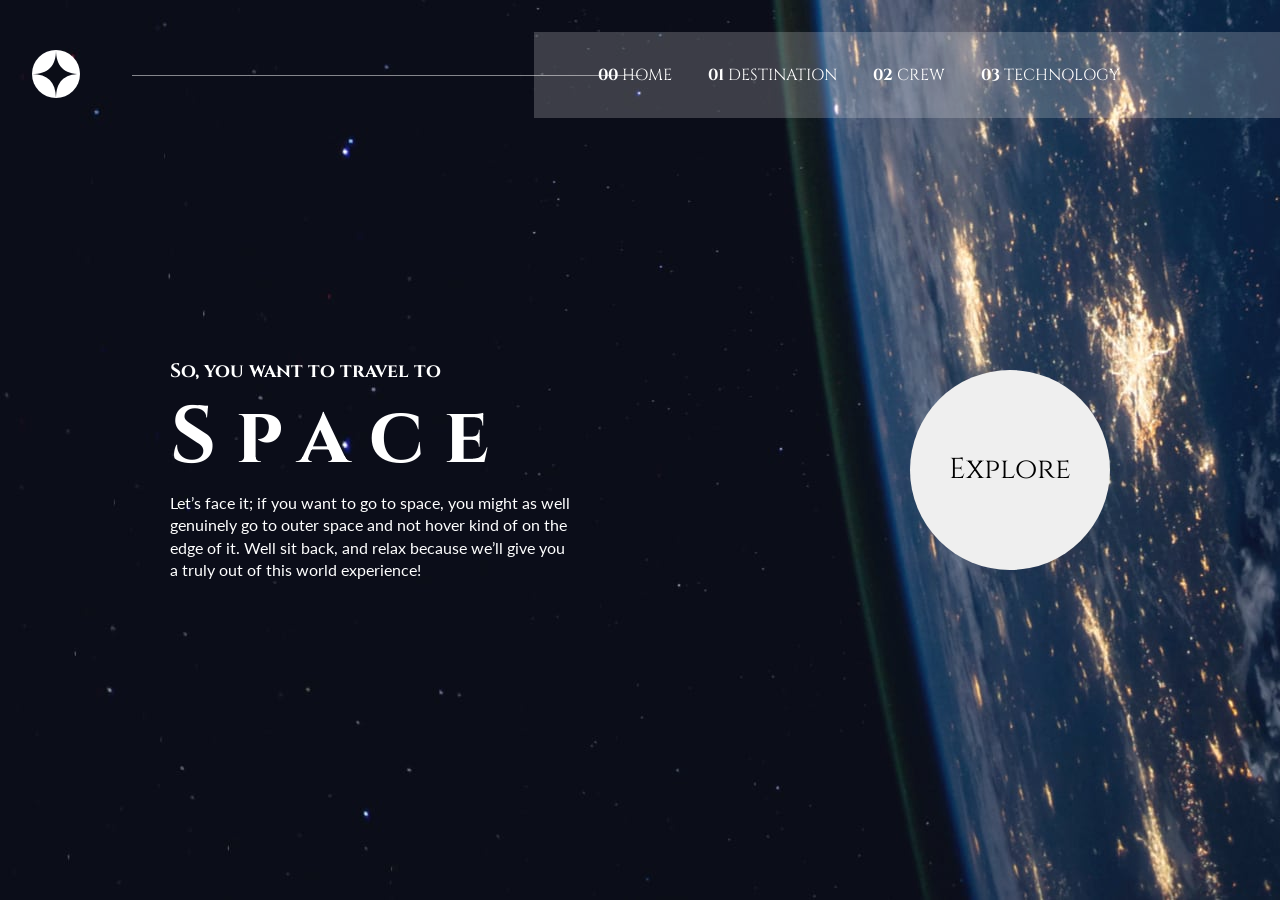
<file: starter-code/index.html>
<!DOCTYPE html>
<html lang="en">
<head>
  <meta charset="UTF-8">
  <meta name="viewport" content="width=device-width, initial-scale=1.0">

  <link rel="icon" type="image/png" sizes="32x32" href="./assets/favicon-32x32.png">
<link rel="preconnect" href="https://fonts.googleapis.com">
<link rel="preconnect" href="https://fonts.gstatic.com" crossorigin>
<link href="https://fonts.googleapis.com/css2?family=Cinzel:wght@400..900&family=Lato:ital,wght@0,100;0,300;0,400;0,700;0,900;1,100;1,300;1,400;1,700;1,900&display=swap" rel="stylesheet">
<link rel="stylesheet" href="style.css">
  <title>Frontend Mentor | Space tourism website</title>
</head>
<body>
<nav class="navbar">
  <div class="logo">
    <img src="./assets/shared/logo.svg" alt="Space tourism logo">
  </div>
  <div class="nav-line"></div>
  <div class="nav-links">
    <ul>
      <li><a href="index.html"><span class="nav-number">00</span> Home</a></li>
      <li><a href="destination-europa.html"><span class="nav-number">01</span> Destination</a></li>
      <li><a href="crew.html"><span class="nav-number">02</span> Crew</a></li>
      <li><a href="technology.html"><span class="nav-number">03</span> Technology</a></li>
    </ul>
  </div>
</nav>

<section class="hero">

  <div class="hero-info">
  <h2>So, you want to travel to</h2>
  <h1>Space</h1>
  <p>Let’s face it; if you want to go to space, you might as well genuinely go to 
  outer space and not hover kind of on the edge of it. Well sit back, and relax 
  because we’ll give you a truly out of this world experience!</p>
</div>

  <button class="explore-btn">Explore</button>
</section>
</body>
</html>
</file>
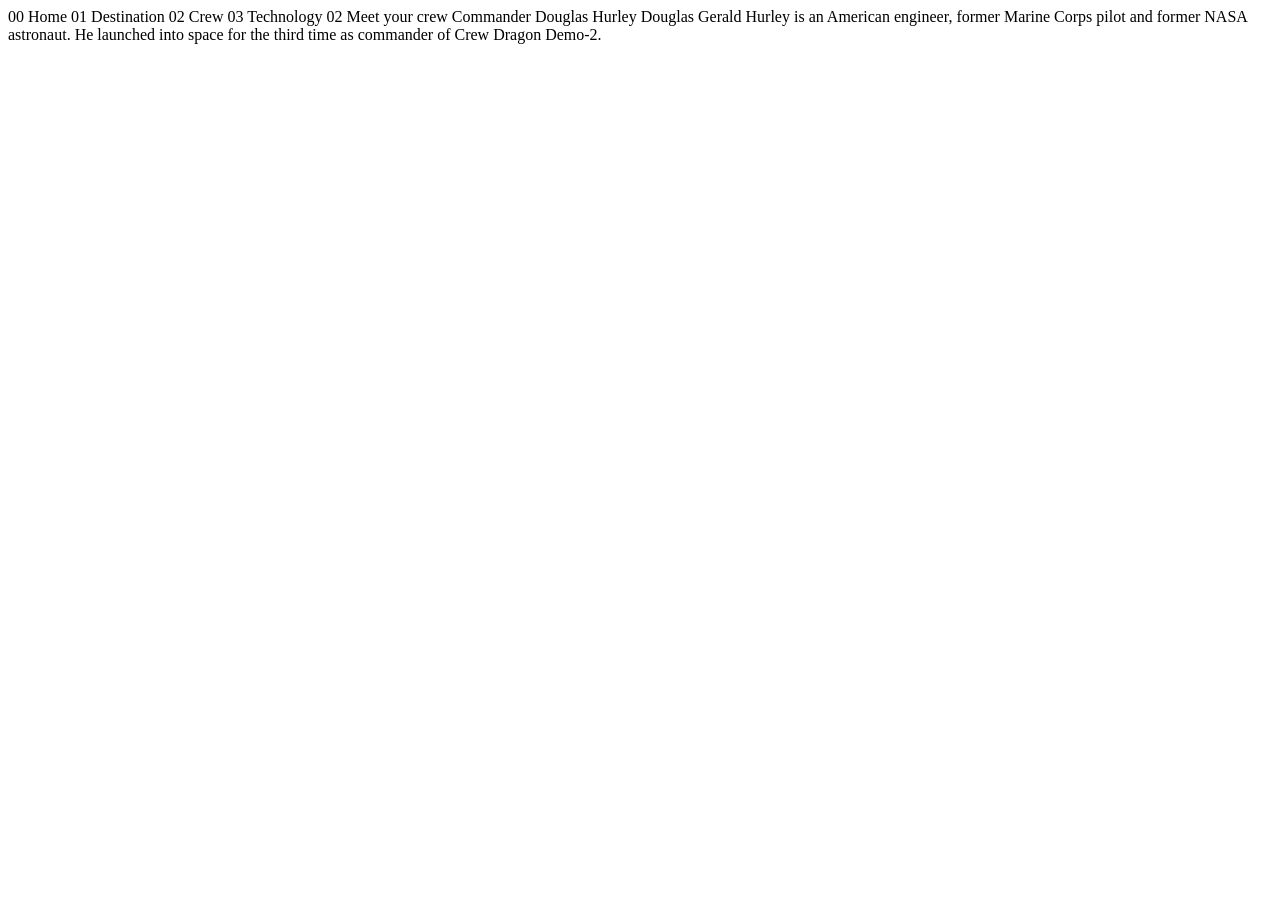
<file: starter-code/crew-commander.html>
<!DOCTYPE html>
<html lang="en">
<head>
  <meta charset="UTF-8">
  <meta name="viewport" content="width=device-width, initial-scale=1.0">

  <link rel="icon" type="image/png" sizes="32x32" href="./assets/favicon-32x32.png">
  
  <title>Frontend Mentor | Space tourism website</title>
</head>
<body>

  00 Home
  01 Destination
  02 Crew
  03 Technology

  02 Meet your crew

  Commander
  Douglas Hurley

  Douglas Gerald Hurley is an American engineer, former Marine Corps pilot 
  and former NASA astronaut. He launched into space for the third time as 
  commander of Crew Dragon Demo-2.
</body>
</html>
</file>
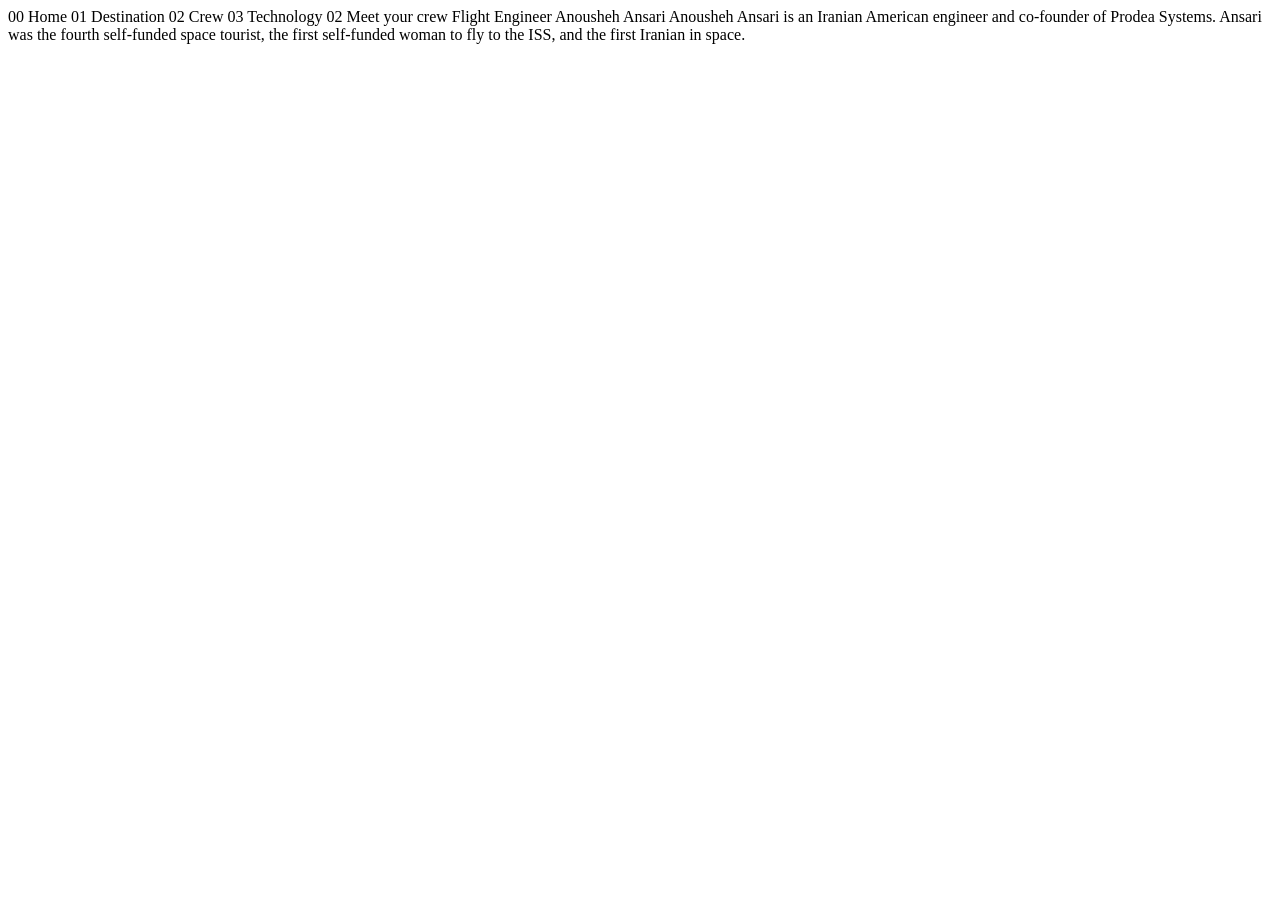
<file: starter-code/crew-engineer.html>
<!DOCTYPE html>
<html lang="en">
<head>
  <meta charset="UTF-8">
  <meta name="viewport" content="width=device-width, initial-scale=1.0">

  <link rel="icon" type="image/png" sizes="32x32" href="./assets/favicon-32x32.png">
  
  <title>Frontend Mentor | Space tourism website</title>
</head>
<body>

  00 Home
  01 Destination
  02 Crew
  03 Technology

  02 Meet your crew

  Flight Engineer
  Anousheh Ansari

  Anousheh Ansari is an Iranian American engineer and co-founder of Prodea Systems. 
  Ansari was the fourth self-funded space tourist, the first self-funded woman to 
  fly to the ISS, and the first Iranian in space. 
</body>
</html>
</file>
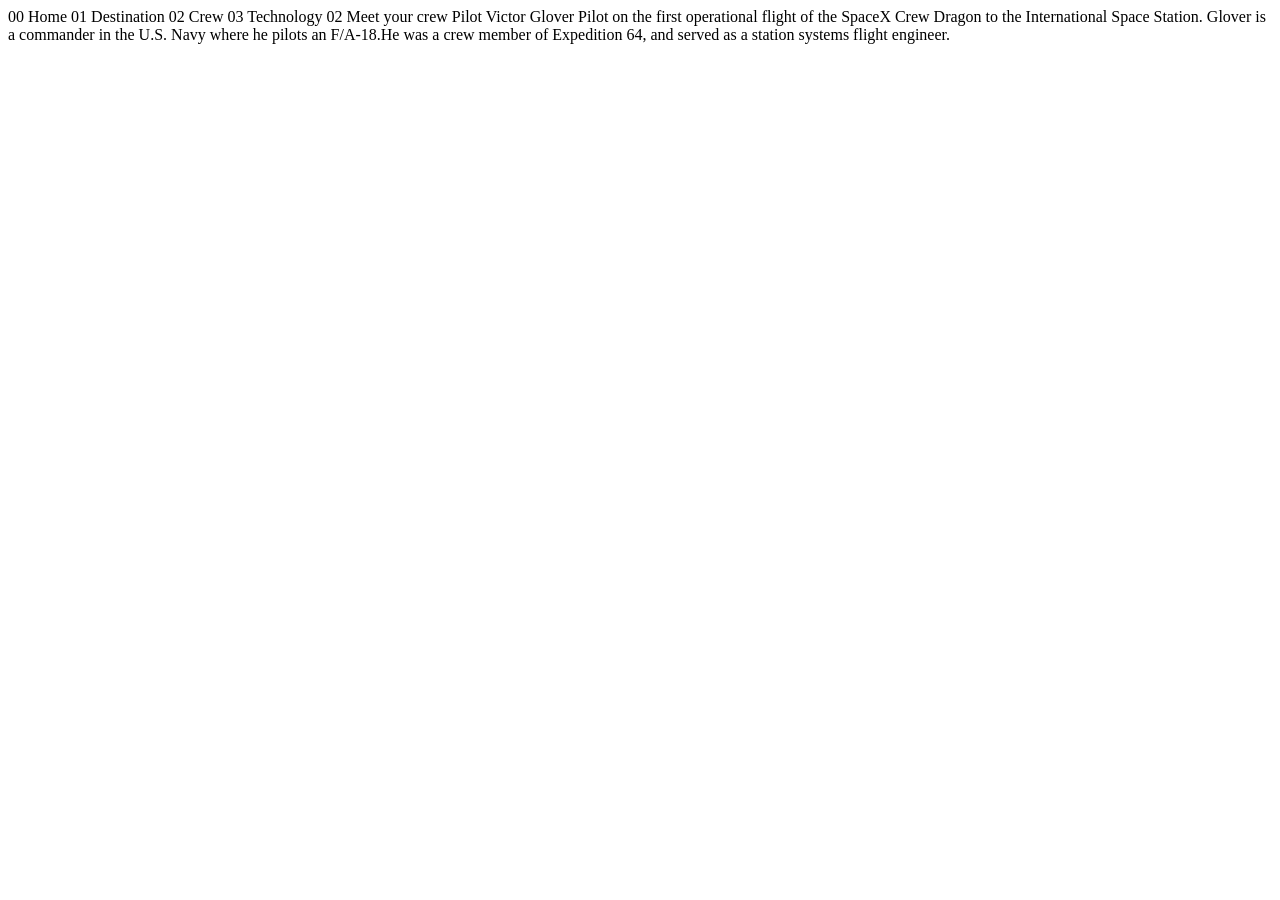
<file: starter-code/crew-pilot.html>
<!DOCTYPE html>
<html lang="en">
<head>
  <meta charset="UTF-8">
  <meta name="viewport" content="width=device-width, initial-scale=1.0">

  <link rel="icon" type="image/png" sizes="32x32" href="./assets/favicon-32x32.png">
  
  <title>Frontend Mentor | Space tourism website</title>
</head>
<body>

  00 Home
  01 Destination
  02 Crew
  03 Technology

  02 Meet your crew

  Pilot
  Victor Glover

  Pilot on the first operational flight of the SpaceX Crew Dragon to the 
  International Space Station. Glover is a commander in the U.S. Navy where 
  he pilots an F/A-18.He was a crew member of Expedition 64, and served as a 
  station systems flight engineer. 
</body>
</html>
</file>
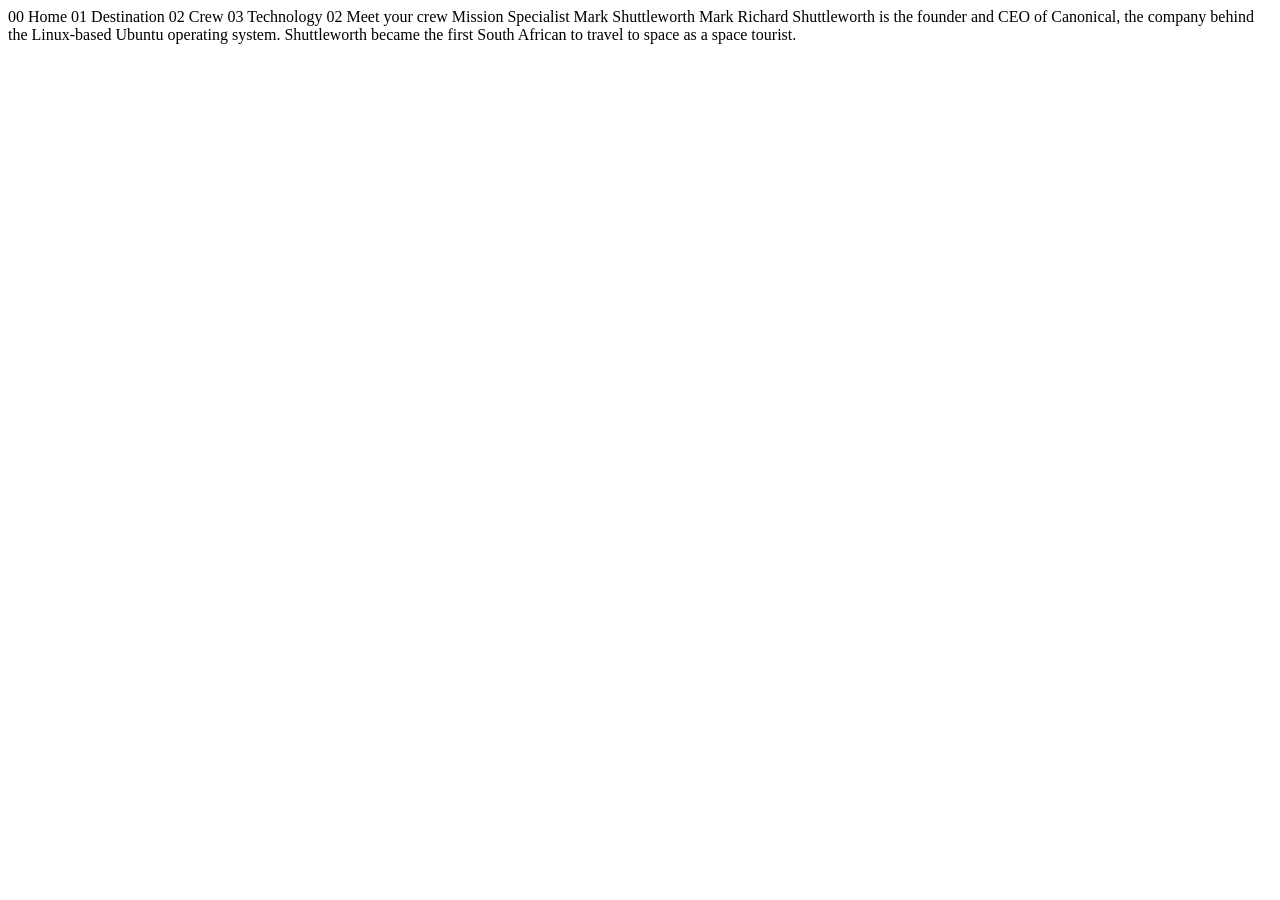
<file: starter-code/crew-specialist.html>
<!DOCTYPE html>
<html lang="en">
<head>
  <meta charset="UTF-8">
  <meta name="viewport" content="width=device-width, initial-scale=1.0">

  <link rel="icon" type="image/png" sizes="32x32" href="./assets/favicon-32x32.png">
  
  <title>Frontend Mentor | Space tourism website</title>
</head>
<body>

  00 Home
  01 Destination
  02 Crew
  03 Technology

  02 Meet your crew

  Mission Specialist
  Mark Shuttleworth

  Mark Richard Shuttleworth is the founder and CEO of Canonical, the company behind 
  the Linux-based Ubuntu operating system. Shuttleworth became the first South 
  African to travel to space as a space tourist.
</body>
</html>
</file>
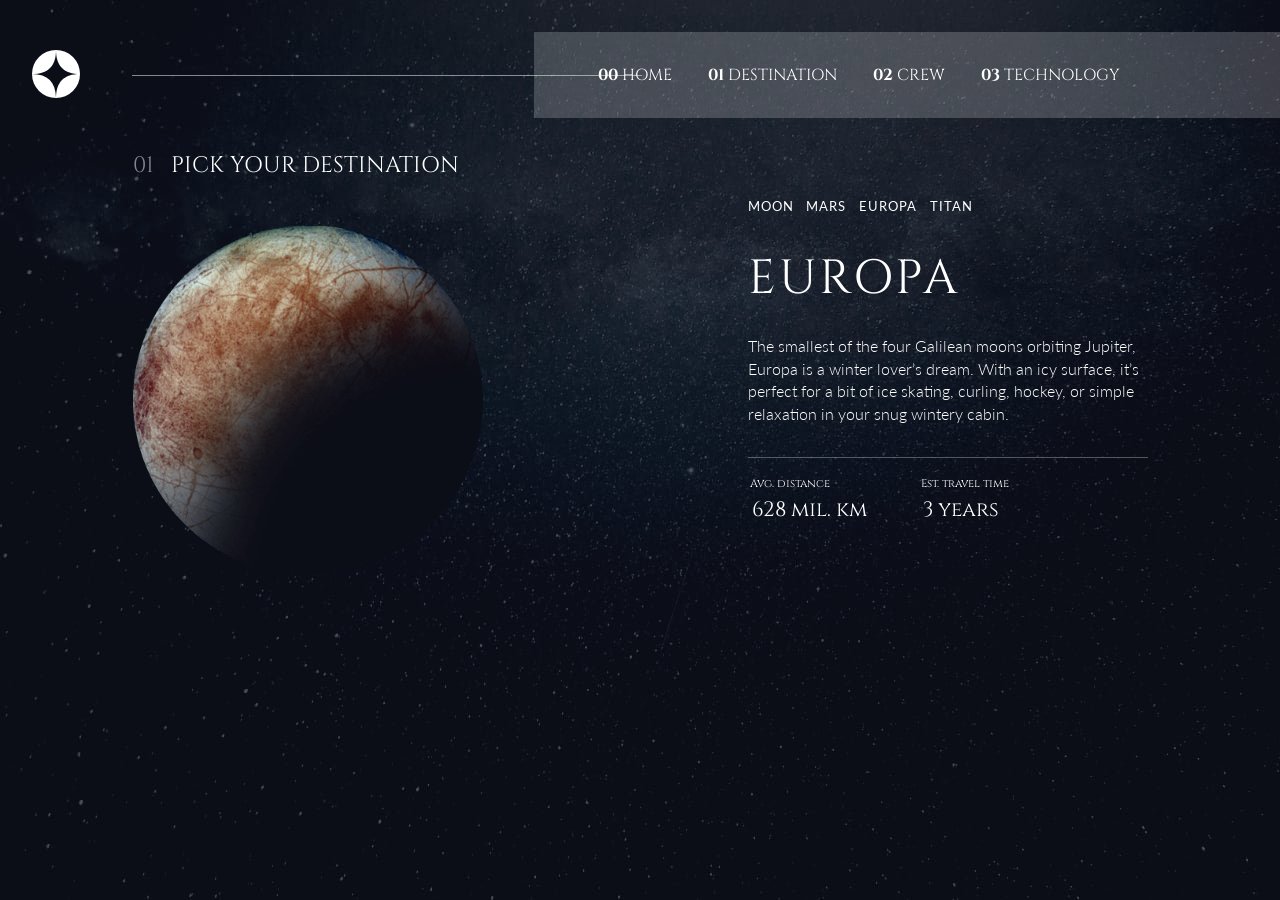
<file: starter-code/destination-europa.html>
<!DOCTYPE html>
  <html lang="en">
  <head>
    <meta charset="UTF-8">
    <meta name="viewport" content="width=device-width, initial-scale=1.0">

    <link rel="icon" type="image/png" sizes="32x32" href="./assets/favicon-32x32.png">
    <link rel="preconnect" href="https://fonts.googleapis.com">
  <link rel="preconnect" href="https://fonts.gstatic.com" crossorigin>
  <link href="https://fonts.googleapis.com/css2?family=Cinzel:wght@400..900&family=Lato:ital,wght@0,100;0,300;0,400;0,700;0,900;1,100;1,300;1,400;1,700;1,900&display=swap" rel="stylesheet">
    <link rel="stylesheet" href="destination-europa.css">
    <title>Frontend Mentor | Space tourism website</title>
  </head>
  <body>

    <nav class="navbar">
      <div class="logo">
        <img src="./assets/shared/logo.svg" alt="Space tourism logo">
      </div>
      <div class="nav-line"></div>
      <div class="nav-links">
        <ul>
          <li><a href="index.html"><span class="nav-number">00</span> Home</a></li>
          <li><a href="destination.html"><span class="nav-number">01</span> Destination</a></li>
          <li><a href="crew.html"><span class="nav-number">02</span> Crew</a></li>
          <li><a href="technology.html"><span class="nav-number">03</span> Technology</a></li>
        </ul>
      </div>
    </nav>

    <section class="destination-section">
<div class="left-section">
      <div class="destination-header">
        <h2><span class="header-number">01</span> Pick your destination</h2>
      </div>

      <div class="europa-img">
        <img src="./assets/destination/image-europa.png" alt="Europa image">
      </div>
</div>
<div class="right-section">
  <div class="destination-links">
    <li><a href="destination-moon.html">Moon</a></li>
    <li><a href="destination-mars.html">Mars</a></li>
    <li><a href="destination-europa.html">Europa</a></li>
    <li><a href="destination-titan.html">Titan</a></li>
  </div>

  <div class="europa-info">
    <h1>Europa</h1>

    <p>The smallest of the four Galilean moons orbiting Jupiter, Europa is a 
    winter lover’s dream. With an icy surface, it’s perfect for a bit of 
    ice skating, curling, hockey, or simple relaxation in your snug 
    wintery cabin.</p>

  <div class="line-separation"></div>

  <div class="dist-time">
    <div class="distance">
    <p class="avg">Avg. distance</p>
    <p class="value">628 mil. km</p>
  </div>
  <div class="time">
    <p class="avg">Est. travel time</p>
    <p class="value">3 years</p>
  </div>
    </div>
  </div>
    </div>
    </section>
  </body>
  </html>
</file>
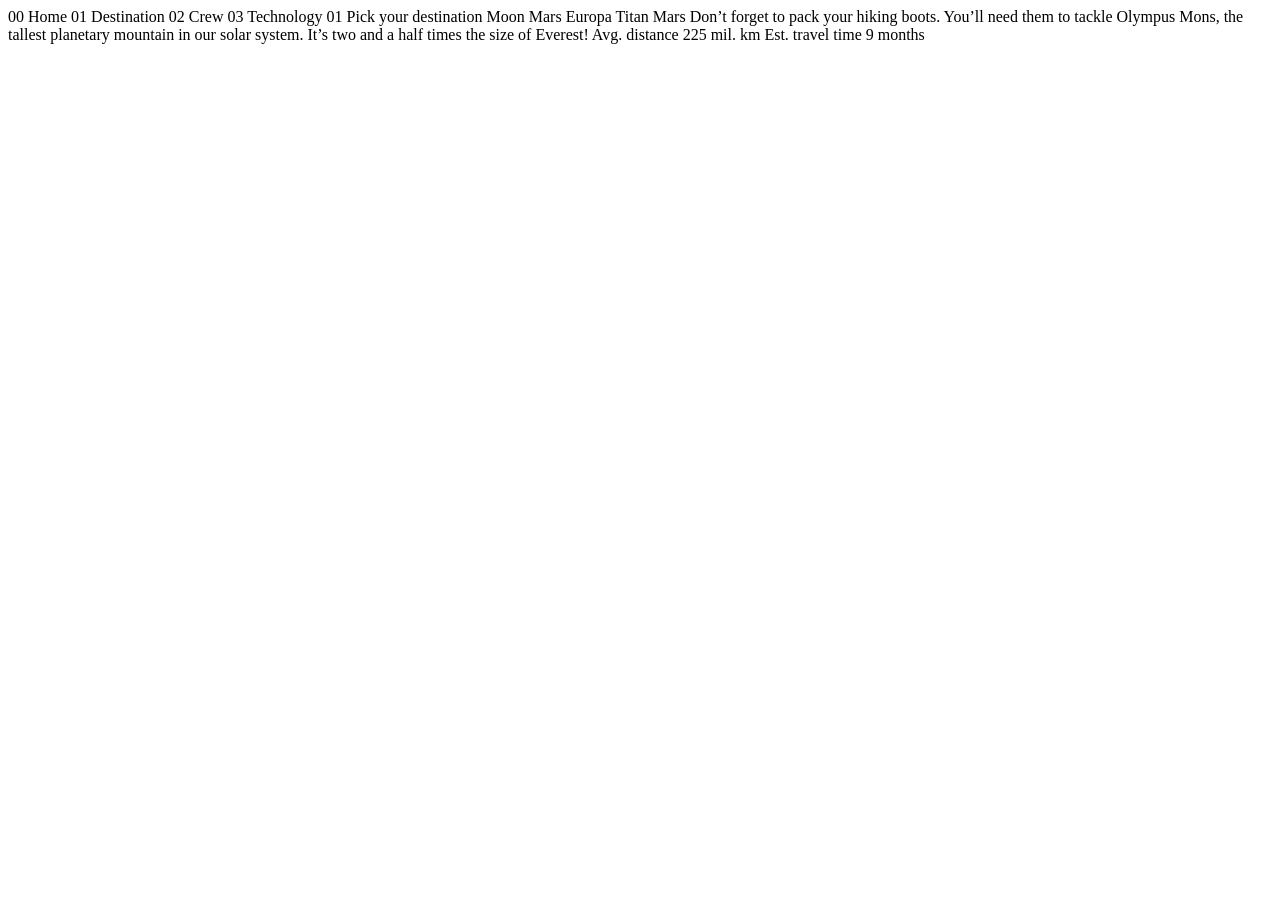
<file: starter-code/destination-mars.html>
<!DOCTYPE html>
<html lang="en">
<head>
  <meta charset="UTF-8">
  <meta name="viewport" content="width=device-width, initial-scale=1.0">

  <link rel="icon" type="image/png" sizes="32x32" href="./assets/favicon-32x32.png">
  
  <title>Frontend Mentor | Space tourism website</title>
</head>
<body>

  00 Home
  01 Destination
  02 Crew
  03 Technology

  01 Pick your destination

  Moon
  Mars
  Europa
  Titan

  Mars

  Don’t forget to pack your hiking boots. You’ll need them to tackle Olympus Mons, 
  the tallest planetary mountain in our solar system. It’s two and a half times 
  the size of Everest!

  Avg. distance
  225 mil. km

  Est. travel time
  9 months
</body>
</html>
</file>
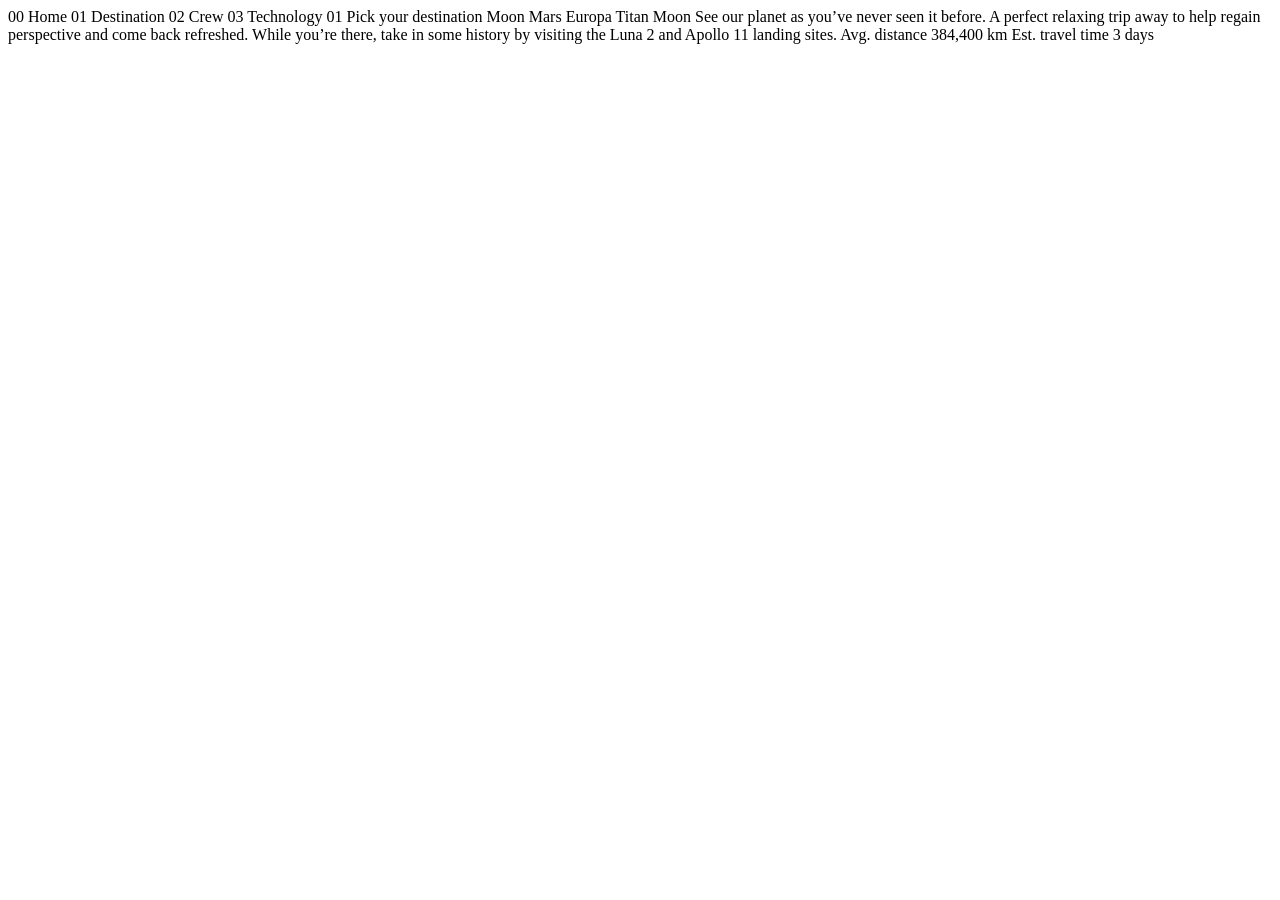
<file: starter-code/destination-moon.html>
<!DOCTYPE html>
<html lang="en">
<head>
  <meta charset="UTF-8">
  <meta name="viewport" content="width=device-width, initial-scale=1.0">

  <link rel="icon" type="image/png" sizes="32x32" href="./assets/favicon-32x32.png">
  
  <title>Frontend Mentor | Space tourism website</title>
</head>
<body>

  00 Home
  01 Destination
  02 Crew
  03 Technology

  01 Pick your destination

  Moon
  Mars
  Europa
  Titan

  Moon

  See our planet as you’ve never seen it before. A perfect relaxing trip away to help 
  regain perspective and come back refreshed. While you’re there, take in some history 
  by visiting the Luna 2 and Apollo 11 landing sites.

  Avg. distance
  384,400 km

  Est. travel time
  3 days
</body>
</html>
</file>
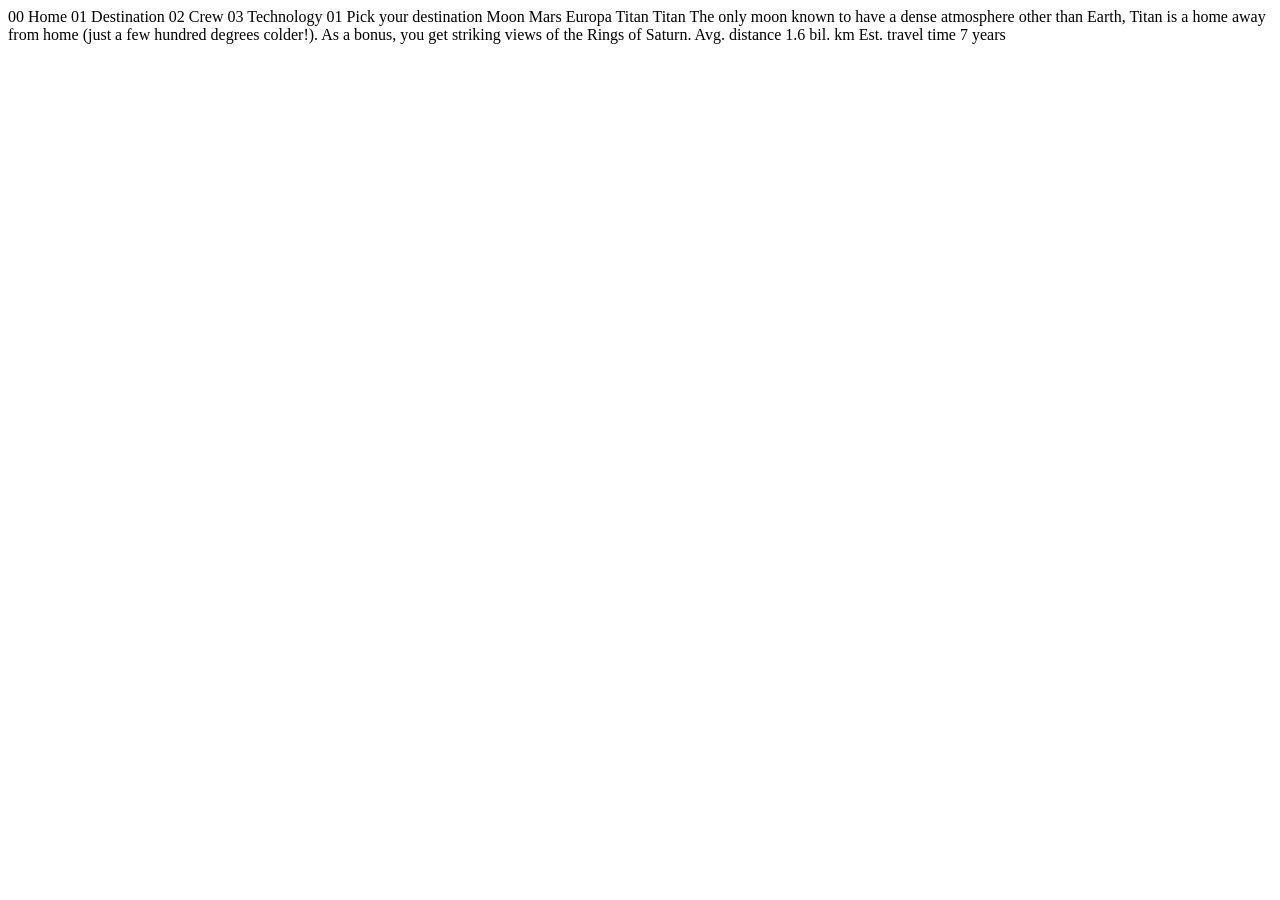
<file: starter-code/destination-titan.html>
<!DOCTYPE html>
<html lang="en">
<head>
  <meta charset="UTF-8">
  <meta name="viewport" content="width=device-width, initial-scale=1.0">

  <link rel="icon" type="image/png" sizes="32x32" href="./assets/favicon-32x32.png">
  
  <title>Frontend Mentor | Space tourism website</title>
</head>
<body>

  00 Home
  01 Destination
  02 Crew
  03 Technology

  01 Pick your destination

  Moon
  Mars
  Europa
  Titan

  Titan

  The only moon known to have a dense atmosphere other than Earth, Titan 
  is a home away from home (just a few hundred degrees colder!). As a 
  bonus, you get striking views of the Rings of Saturn.

  Avg. distance
  1.6 bil. km

  Est. travel time
  7 years
</body>
</html>
</file>
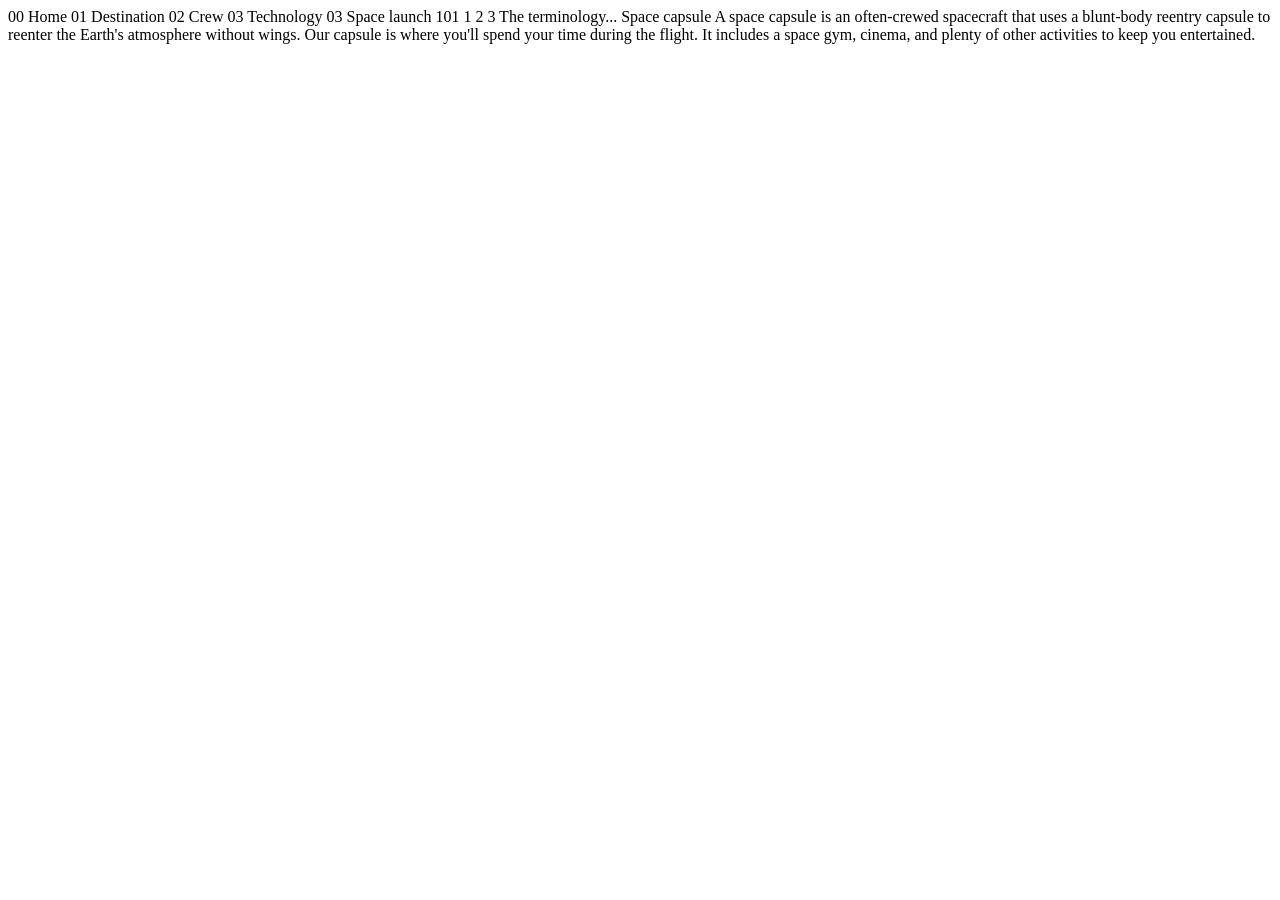
<file: starter-code/technology-capsule.html>
<!DOCTYPE html>
<html lang="en">
<head>
  <meta charset="UTF-8">
  <meta name="viewport" content="width=device-width, initial-scale=1.0">

  <link rel="icon" type="image/png" sizes="32x32" href="./assets/favicon-32x32.png">
  
  <title>Frontend Mentor | Space tourism website</title>
</head>
<body>

  00 Home
  01 Destination
  02 Crew
  03 Technology

  03 Space launch 101

  1
  2
  3

  The terminology...
  Space capsule

  A space capsule is an often-crewed spacecraft that uses a blunt-body reentry 
  capsule to reenter the Earth's atmosphere without wings. Our capsule is where 
  you'll spend your time during the flight. It includes a space gym, cinema, 
  and plenty of other activities to keep you entertained.
</body>
</html>
</file>
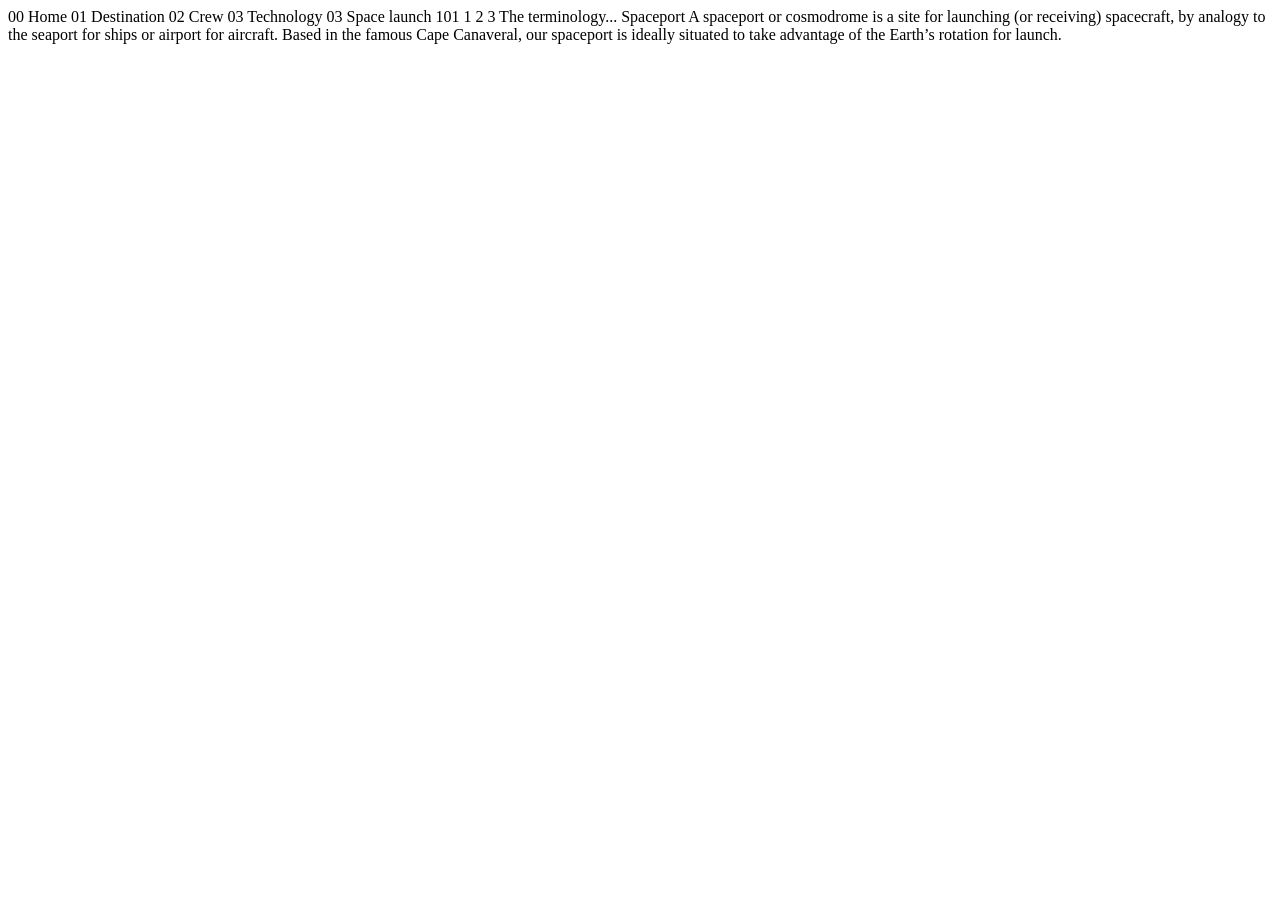
<file: starter-code/technology-spaceport.html>
<!DOCTYPE html>
<html lang="en">
<head>
  <meta charset="UTF-8">
  <meta name="viewport" content="width=device-width, initial-scale=1.0">

  <link rel="icon" type="image/png" sizes="32x32" href="./assets/favicon-32x32.png">
  
  <title>Frontend Mentor | Space tourism website</title>
</head>
<body>

  00 Home
  01 Destination
  02 Crew
  03 Technology

  03 Space launch 101

  1
  2
  3

  The terminology...
  Spaceport

  A spaceport or cosmodrome is a site for launching (or receiving) spacecraft, 
  by analogy to the seaport for ships or airport for aircraft. Based in the 
  famous Cape Canaveral, our spaceport is ideally situated to take advantage 
  of the Earth’s rotation for launch.
</body>
</html>
</file>
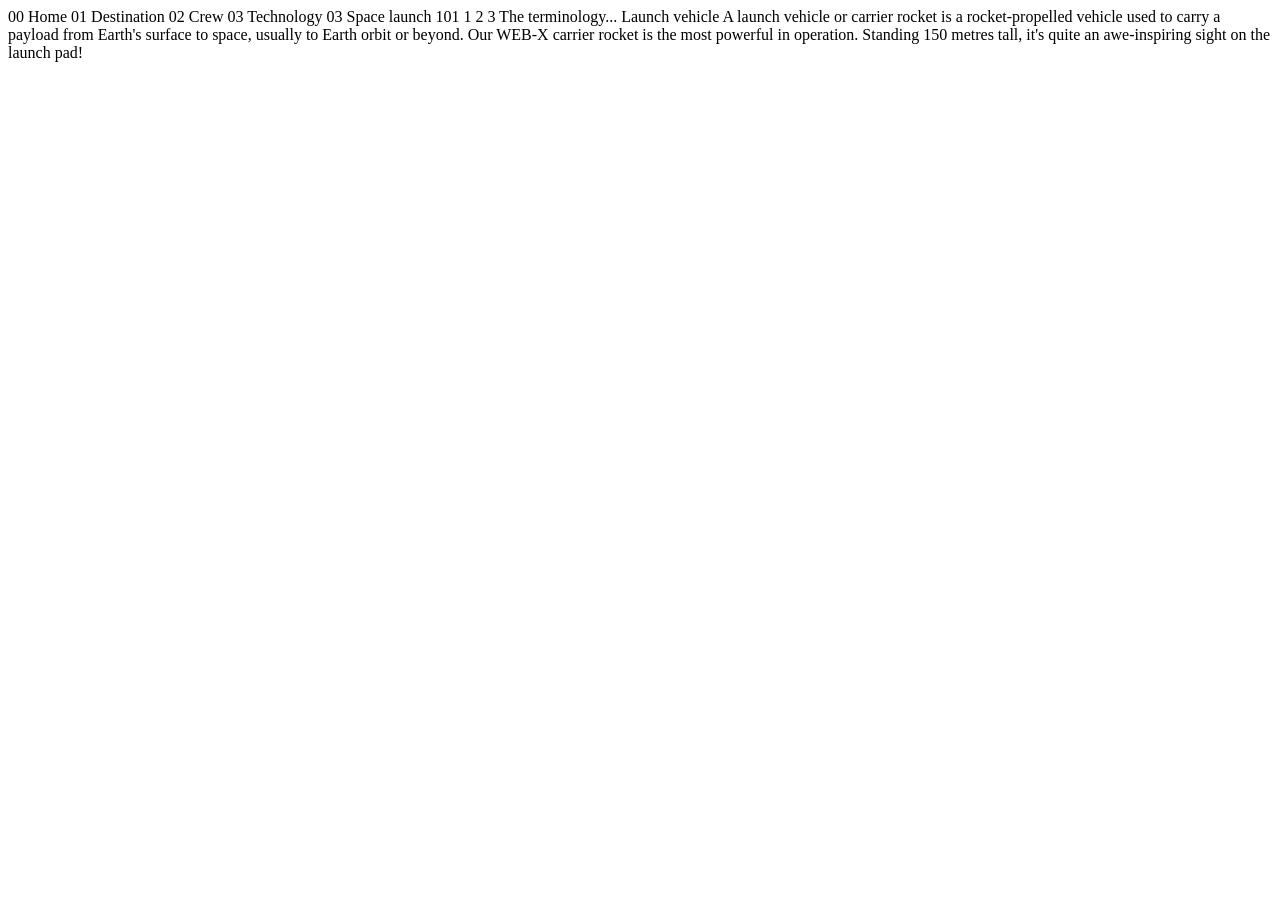
<file: starter-code/technology-vehicle.html>
<!DOCTYPE html>
<html lang="en">
<head>
  <meta charset="UTF-8">
  <meta name="viewport" content="width=device-width, initial-scale=1.0">

  <link rel="icon" type="image/png" sizes="32x32" href="./assets/favicon-32x32.png">
  
  <title>Frontend Mentor | Space tourism website</title>
</head>
<body>

  00 Home
  01 Destination
  02 Crew
  03 Technology

  03 Space launch 101

  1
  2
  3

  The terminology...
  Launch vehicle

  A launch vehicle or carrier rocket is a rocket-propelled vehicle used to carry a 
  payload from Earth's surface to space, usually to Earth orbit or beyond. Our 
  WEB-X carrier rocket is the most powerful in operation. Standing 150 metres tall, 
  it's quite an awe-inspiring sight on the launch pad!
</body>
</html>
</file>
<file: starter-code/style.css>
html {font-size: 16px;}

* {
    box-sizing: border-box;
    margin: 0;
    padding: 0;
}

body {
    background-image: url("/starter-code/assets/home/background-home-desktop.jpg");
    background-repeat: no-repeat;
    color: white;
    font-family: "Lato";
}

li {
    display: inline-block;
    list-style: none;
}

a {
    text-decoration: none;
    color: white;
    display: block;
}

.nav-line {
    border-bottom: 1px solid hsla(0, 0%, 100%, 0.5);
    width: 510px;
    position: absolute;
    left: 100px;
    
}

.navbar {
    display: flex;
    justify-content: space-between;
    align-items: center;
    margin-top: 2em;
    margin-bottom: 2em;
    margin-left: 2em;
    margin-right: 0;
    position: relative;
}

.nav-links {
    padding: 2em 8em 2em 4em;
    background-color: hsla(0, 0%, 100%, 0.2);
}

.nav-links li {
    margin-right: 2em;
    font-family: "Cinzel";
    text-transform: uppercase;
    position: relative;
}

/* underline effect */
.nav-links li::after {
  content: "";
  position: absolute;
  bottom: -30px;    /* sits at bottom of li (navbar edge) */
  left: 0; /*anchor underline to the left*/
  width: 100%;
  height: 3px;        /* thickness of the line */
  background: white;  /* line color */
  transform: scaleX(0); /* hidden initially */
  transform-origin: center; /*transform animation starts center and expands outward*/
  transition: transform 0.3s ease;
}

.nav-links li:hover::after {
  transform: scaleX(1); /* reveal line on hover */
}

.nav-number {
    font-weight: 700;
}

.hero {
    display: flex;
    justify-content: space-around;
    align-items: center;
    margin-top: 15em;
}

.hero-info {
    width: 400px;

}

h2 {
    font-family: "Cinzel";
    font-size: 1.2rem;
}

h1 {
    font-family: "Cinzel";
    font-size: 5rem;
    letter-spacing: 20px;
}

p {
    font-size: 1rem;
    line-height: 1.4;
}

.explore-btn {
    width: 200px;
    height: 200px;
    border: none;
    border-radius: 50%;
    font-family: "Cinzel";
    font-size: 1.8rem;
    cursor: pointer;
}
</file>
<file: starter-code/destination-europa.css>
html {font-size: 16px;}

* {
    box-sizing: border-box;
    margin: 0;
    padding: 0;
}

body {
    background-image: url("/starter-code/assets/destination/background-destination-desktop.jpg");
    background-repeat: no-repeat;
    color: white;
    font-family: "Lato";
}

li {
    display: inline-block;
    list-style: none;
}

a {
    text-decoration: none;
    color: white;
    display: block;
}

.nav-line {
    border-bottom: 1px solid hsla(0, 0%, 100%, 0.5);
    width: 510px;
    position: absolute;
    left: 100px;
    
}

.navbar {
    display: flex;
    justify-content: space-between;
    align-items: center;
    margin-top: 2em;
    margin-bottom: 2em;
    margin-left: 2em;
    margin-right: 0;
    position: relative;
}

.nav-links {
    padding: 2em 8em 2em 4em;
    background-color: hsla(0, 0%, 100%, 0.2);
}

.nav-links li {
    margin-right: 2em;
    font-family: "Cinzel";
    text-transform: uppercase;
    position: relative;
}

.nav-links li::after {
    content: "";
    position: absolute;
    bottom: -30px;    /* sits at bottom of li (navbar edge) */
    left: 0; /*anchor underline to the left*/
    width: 100%;
    height: 3px;        /* thickness of the line */
    background: white;  /* line color */
    transform: scaleX(0); /* hidden initially */
    transform-origin: center; /*transform animation starts center and expands outward*/
    transition: transform 0.3s ease;
}

.nav-links li:hover::after {
  transform: scaleX(1); /* reveal line on hover */
}

.nav-number {
    font-weight: 700;
}

.destination-section {
    display: flex;
    justify-content: space-around;
    align-items: center;
}

.destination-header h2 {
    font-family: "Cinzel";
    text-transform: uppercase;
    font-size: 1.4rem;
    margin-bottom: 2em;
    font-weight: 400;
}

.header-number {
    opacity: 0.5;
    margin-right: 0.5em;
}

.europa-img img {
   height: 350px;
}

.right-section {
    width: 400px;
}

.destination-links {
    display: flex;
    gap: 1em;
    text-transform: uppercase;
    font-size: 0.8rem;
    letter-spacing: 1px;
    margin-bottom: 2.5em;
}

.destination-links li:hover {
    border-bottom: 2px solid white;
}

.europa-info h1 {
    font-size: 3rem;
    text-transform: uppercase;
    letter-spacing: 3px;
    font-weight: 400;
    font-family: "Cinzel";
    margin-bottom: 0.5em;
}

.europa-info p {
    font-weight: 300;
    margin-bottom: 2em;
    line-height: 1.4;
}

.line-separation {border-bottom: 1px solid hsla(0, 0%, 100%, 0.3);}

.dist-time{
    display: flex;
    gap: 3em;
    align-items: center;
    margin-top: 1em;
    font-family: "Cinzel";
}

.dist-time p {
    margin: 0.2em;
}

.avg {font-size: 0.7rem;}

.value {
    font-weight: 800;
    font-size: 1.3rem;
}
</file>
